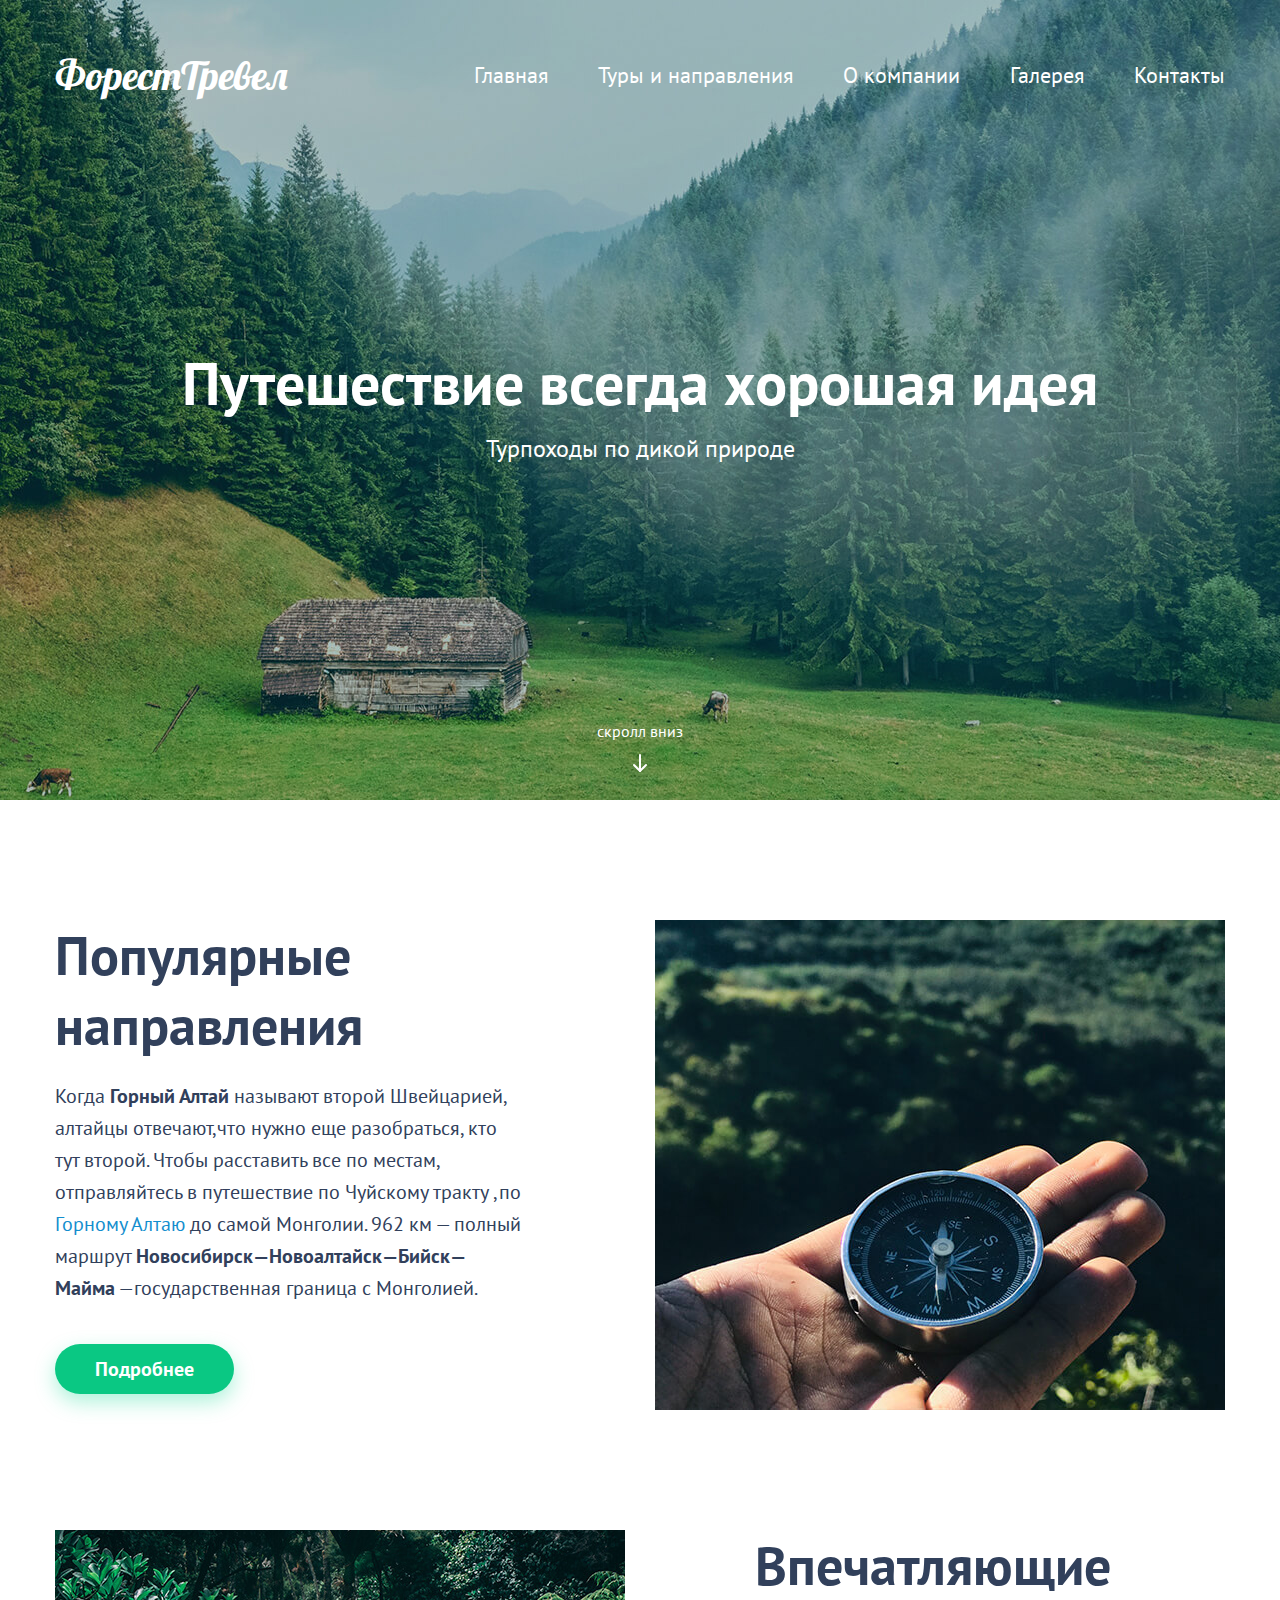
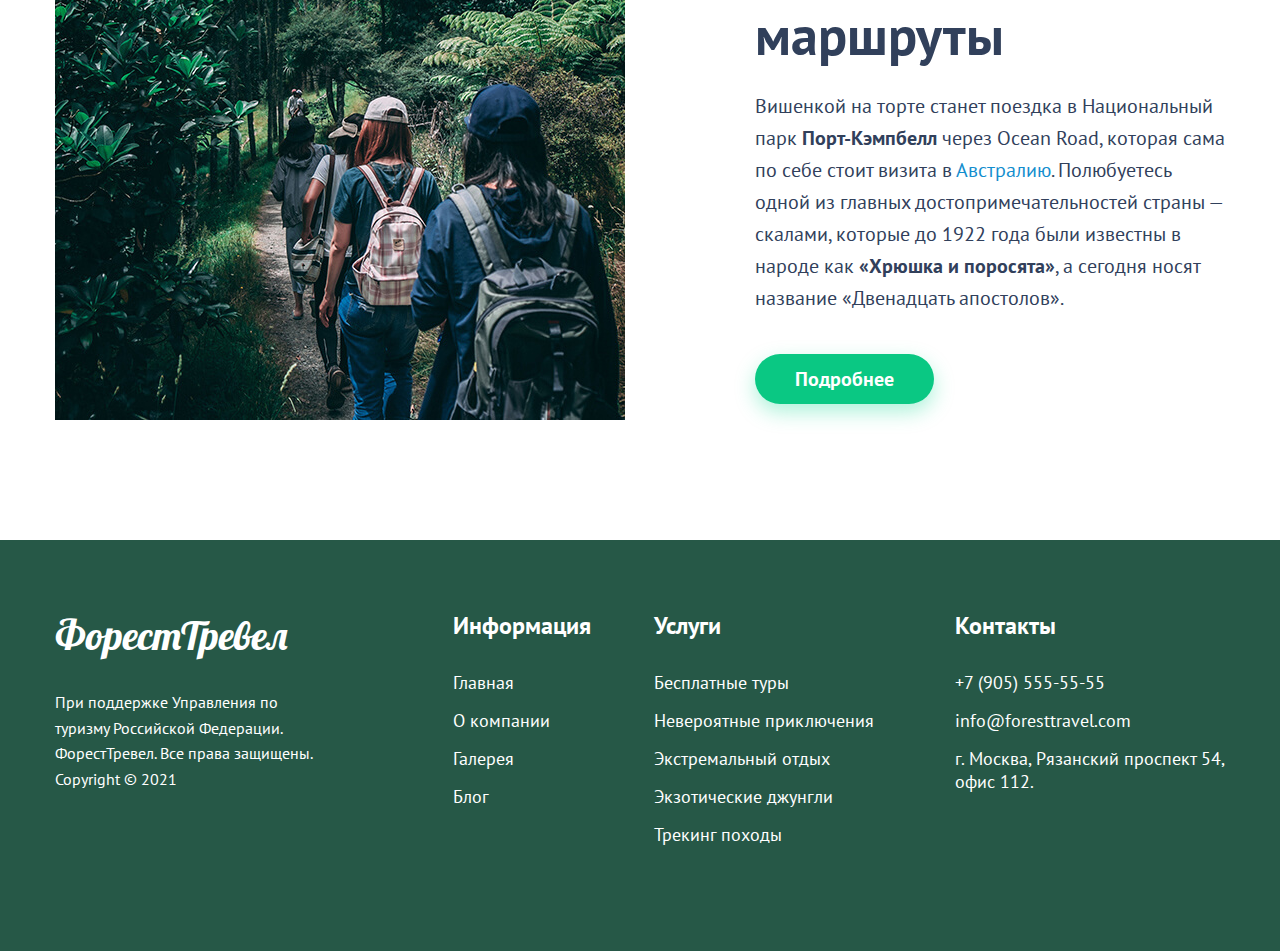
<file: index.html>
<!DOCTYPE html>
<html lang="ru">
<head>
    <meta charset="UTF-8">
    <meta http-equiv="X-UA-Compatible" content="IE=edge">
    <meta name="viewport" content="width=device-width, initial-scale=1.0">
    <link rel="preconnect" href="https://fonts.googleapis.com">
    <link rel="preconnect" href="https://fonts.gstatic.com" crossorigin>
    <link href="https://fonts.googleapis.com/css2?family=Lobster&family=PT+Sans:wght@400;700&display=swap" rel="stylesheet">
    <link rel="stylesheet" href="./css/main.css">
    <link rel="stylesheet" href="./css/media.css">

    <link rel="apple-touch-icon" sizes="180x180" href="./img/favicon/apple-touch-icon.png">
    <link rel="icon" type="image/png" sizes="32x32" href="./img/favicon/favicon-32x32.png">
    <link rel="icon" type="image/png" sizes="16x16" href="./img/favicon/favicon-16x16.png">
    <link rel="manifest" href="./img/favicon/site.webmanifest">
    <link rel="mask-icon" href="./img/favicon/safari-pinned-tab.svg" color="#5bbad5">
    <meta name="msapplication-TileColor" content="#da532c">
    <meta name="theme-color" content="#ffffff">
    <title>ФорестТревел</title>
    
    <meta property="og:url" content="http://izzatkrz.beget.tech/forest-%20travel/index.html" />
    <meta property="og:type" content="website" />
    <meta property="og:title" content="Туристическое агентство Форест Тревел" />
    <meta
        property="og:description"
        content="Турпоходы по дикой природе"
        />
    <meta
    property="og:image"
    content="http://izzatkrz.beget.tech/forest-%20travel/img/opengraph.jpg"
    />
</head>
<body>
    <header class="header  none">
        <div class="header-top">
            <div class="logo">ФорестТревел</div>
            <nav class="header-nav">
                <ul class="header-nav-list">
                    <li class="header-nav-item"><a class="header-nav-link" href="#">Главная</a></li>
                    <li class="header-nav-item"><a class="header-nav-link" href="./tours.html">Туры и направления</a></li>
                    <li class="header-nav-item"><a class="header-nav-link" href="./404.html">О компании</a></li>
                    <li class="header-nav-item"><a class="header-nav-link" href="./404.html">Галерея</a></li>
                    <li class="header-nav-item"><a class="header-nav-link" href="./contacts.html">Контакты</a></li>
                </ul>
                <button class="header-nav-button">
                    <img src="./img/icon/menu.svg" alt="menu">
                </button>
            </nav>
        </div>
        <div class="header-content">
            <h1 class="header-title">Путешествие всегда хорошая идея</h1>
            <p>Турпоходы по дикой природе</p>
        </div>
        <a href="" class="header-skroll">cкролл вниз</a>
     </header>

     <main class="main none">
         <div class="container">
             <!-- main-row -->
             <div class="main-row">
                 <div class="main-content">

                     <div class="main-content-header">
                          <h2 class="main-header">Популярные направления</h2>
                    </div>
                   
                    <div class="main-content-text">
                        <p>Когда <b>Горный Алтай</b> называют второй Швейцарией, алтайцы отвечают,что нужно еще разобраться, кто тут второй. Чтобы расставить все по местам, отправляйтесь в путешествие по Чуйскому тракту ,по <a href="#">Горному Алтаю</a> до самой Монголии. 962 км — полный маршрут <b>Новосибирск—Новоалтайск—Бийск—Майма</b> —государственная граница с Монголией.</p>
                    </div>
                    <a class="button" href="./404.html">Подробнее</a>
                 </div>
                 <div class="main-img">
                    <img src="./img/main-page/compas3.jpg" alt="photo">
                 </div>
             </div>
             <!-- main-row-2 -->
             <div class="main-row">
                <div class="main-img">
                    <img src="./img/main-page/people4.jpg" alt="photo">
                 </div>
                <div class="main-content">

                    <div class="main-content-header">
                        <h2 class="main-header">Впечатляющие маршруты</h2>
                    </div>
                   
                   <div class="main-content-text">
                       <p>Вишенкой на торте станет поездка в Национальный парк <b>Порт-Кэмпбелл</b> через Ocean Road, которая сама по себе стоит визита в <a href="#">Австралию</a>. Полюбуетесь одной из главных достопримечательностей страны — скалами, которые до 1922 года были известны в народе как <b>«Хрюшка и поросята»</b>, а сегодня носят название «Двенадцать апостолов».</p>
                   </div>
                   <a class="button" href="./404.html">Подробнее</a>
                </div>
            </div>
         </div>
     </main>

     <footer class="footer none">
         <div class="container">
             <div class="footer-row">
                 <div class="footer-copyright">
                     <div class="footer-logo">
                         <div class="logo">ФорестТревел</div>
                     </div>
                     <p>При поддержке Управления по туризму Российской Федерации. ФорестТревел. Все права защищены. Copyright © 2021</p>
                 </div>
                 <div class="footer-widgets-wrapper">
                 <div class="footer-widget footer-widget-info">
                    <h4 class="footer-widget-title">Информация</h4> 
                     <ul class="footer-widget-list">

                         <li><a href="#">Главная</a></li>
                         <li><a href="./404.html">О компании</a></li>
                         <li><a href="./404.html">Галерея</a></li>
                         <li><a href="./404.html">Блог</a></li>
                         
                        </ul>
                    </div>
                    
                 <div class="footer-widget footer-widget-services">
                     <h4 class="footer-widget-title">Услуги</h4>
                     <ul class="footer-widget-list">

                         <li><a href="./404.html">Бесплатные туры</a></li>
                         <li><a href="./404.html">Невероятные приключения</a></li>
                         <li><a href="./404.html">Экстремальный отдых</a></li>
                         <li><a href="./404.html">Экзотические джунгли</a></li>
                         <li><a href="./traking.html">Трекинг походы</a></li>
                         
                     </ul>
                 </div>
                 <div class="footer-widget footer-widget-contacts">
                     <h4 class="footer-widget-title">Контакты</h4>
                     <ul class="footer-widget-list">

                         <li>+7 (905) 555-55-55</li>
                         <li>info@foresttravel.com</li>
                         <li> г. Москва, Рязанский проспект 54, офис 112. </li>

                     </ul>
                 </div>
                </div>
             </div>
         </div>
     </footer>
    
</body>
</html>
</file>
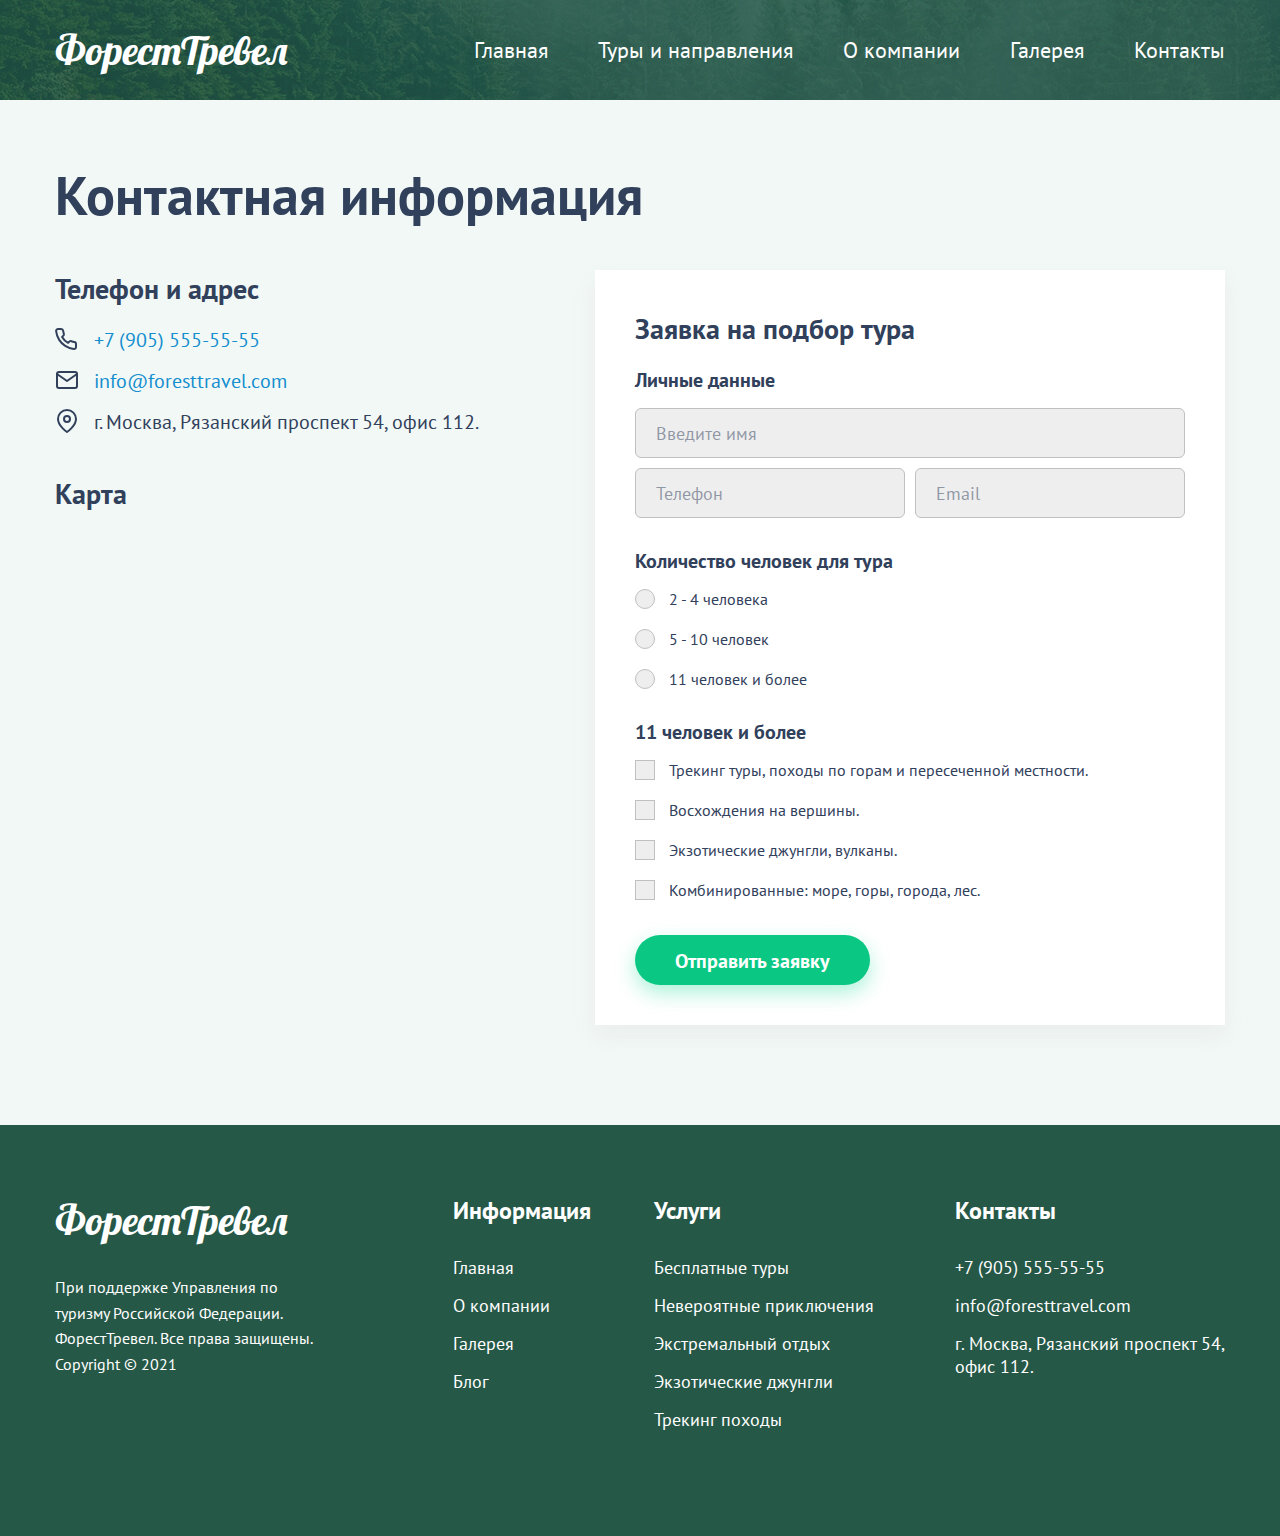
<file: contacts.html>
<!DOCTYPE html>
<html lang="ru">
<head>
    <meta charset="UTF-8">
    <meta http-equiv="X-UA-Compatible" content="IE=edge">
    <meta name="viewport" content="width=device-width, initial-scale=1.0">
    <link rel="preconnect" href="https://fonts.googleapis.com">
    <link rel="preconnect" href="https://fonts.gstatic.com" crossorigin>
    <link href="https://fonts.googleapis.com/css2?family=Lobster&family=PT+Sans:wght@400;700&display=swap" rel="stylesheet">
    <link rel="stylesheet" href="./css/main.css">

    
    <link rel="apple-touch-icon" sizes="180x180" href="./img/favicon/apple-touch-icon.png">
    <link rel="icon" type="image/png" sizes="32x32" href="./img/favicon/favicon-32x32.png">
    <link rel="icon" type="image/png" sizes="16x16" href="./img/favicon/favicon-16x16.png">
    <link rel="manifest" href="./img/favicon/site.webmanifest">
    <link rel="mask-icon" href="./img/favicon/safari-pinned-tab.svg" color="#5bbad5">
    <meta name="msapplication-TileColor" content="#da532c">
    <meta name="theme-color" content="#ffffff">
    <title>ФорестТревел-Контакты</title>
</head>
<body class="bgcolor">
    <header class="header-inner none">
        <div class="header-top">
            <div class="logo">ФорестТревел</div>
            <nav class="header-nav">
                <ul class="header-nav-list">
                    <li class="header-nav-item"><a class="header-nav-link" href="./index.html">Главная</a></li>
                    <li class="header-nav-item"><a class="header-nav-link" href="./tours.html">Туры и направления</a></li>
                    <li class="header-nav-item"><a class="header-nav-link" href="./404.html">О компании</a></li>
                    <li class="header-nav-item"><a class="header-nav-link" href="./404.html">Галерея</a></li>
                    <li class="header-nav-item"><a class="header-nav-link" href="#">Контакты</a></li>
                </ul>
            </nav>
        </div>
    </header>
            <main class="inner-page">
                <div class="container">
                    <div class="contacts-header">
                        <h1 class="main-header">Контактная информация</h1>
                    </div>

                    <div class="contact-row">
                        <!-- contact-info -->
                        <div class="contact-info">
                            <div class="contact-bloc">
                                <h4 class="contact-bloc-title">
                                    Телефон и адрес
                                </h4>
                                <div class="contact-bloc-body">
                                    <ul class="contact-list">
                                        <li class="contact-list-icon phone"><a href="tel:+79055555555">+7 (905) 555-55-55</a></li>
                                        <li class="contact-list-icon mail"><a href="mailto:info@foresttravel.com">info@foresttravel.com</a></li>
                                        <li class="contact-list-icon address">г. Москва, Рязанский проспект 54, офис 112.</li>
                                    </ul>
                                </div>
                            </div>

                            <div class="contact-bloc">
                                 <h4 class="contact-bloc-title">
                                    Карта
                                 </h4>
                                 <div class="map">
                                     <!-- <img src="./img/contacts/mapp.jpg" alt="Карта"> -->
                                     <iframe src="https://www.google.com/maps/embed?pb=!1m18!1m12!1m3!1d2247.4552498109997!2d37.79330709516207!3d55.715840184242644!2m3!1f0!2f0!3f0!3m2!1i1024!2i768!4f13.1!3m3!1m2!1s0x414ab59b3be61f9b%3A0x8e6799da30ecf98a!2z0KDRj9C30LDQvdGB0LrQuNC5INC_0YAuLCA1NCwg0JzQvtGB0LrQstCwLCAxMDkzNzc!5e0!3m2!1sru!2sru!4v1651948960578!5m2!1sru!2sru" width="100%" height="100%" style="border:0;" allowfullscreen="" loading="lazy" referrerpolicy="no-referrer-when-downgrade"></iframe>
                                 </div>
                            </div>
                        </div>
                        <!-- //contact-info -->

                        <!-- contact-form -->
                        <form class="form">
                            <h3 class="form-title">Заявка на подбор тура</h3>
                            <div class="form-group">
                                <div class="form-group-title"> Личные данные</div>

                                <div class="form-group-row">
                                    <input class="input" type="text" placeholder="Введите имя">
                                </div>

                                <div class="form-group-row">
                                    <input class="input" type="tel" placeholder="Телефон" required>
                                    <input class="input" type="email" placeholder="Email" required>
                                </div>

                            </div>
                            <!-- //form-group -->

                            <!-- form-group  -->
                           
                            <div class="form-group">
                                <div class="form-group-title">Количество человек для тура</div>

                                <label class="radio-row">
                                    <input name="number-of-people" class="real-radio" type="radio">
                                    <span class="custom-radio"></span>
                                    <span>2 - 4 человека</span> 
                                </label>

                                <label class="radio-row">
                                    <input name="number-of-people" class="real-radio" type="radio">
                                    <span class="custom-radio"></span>
                                    <span>5 - 10 человек</span> 
                                </label>

                                <label class="radio-row">
                                    <input name="number-of-people" class="real-radio" type="radio">
                                    <span class="custom-radio"></span>
                                    <span>11 человек и более</span> 
                                </label>

                            </div>
                            <!-- //form-group  -->

                            <!--form-group -->

                            <div class="form-group">
                                <div class="form-group-title">11 человек и более</div>

                                <label class="checkbox-row">
                                    <input name="Tracking" class="real-checkbox" type="checkbox">
                                    <span class="custom-checkbox"></span>
                                    <span>Трекинг туры, походы по горам и пересеченной местности.</span> 
                                </label>

                                <label class="checkbox-row">
                                    <input name="Climbing" class="real-checkbox" type="checkbox">
                                    <span class="custom-checkbox"></span>
                                    <span>Восхождения на вершины.</span> 
                                </label>

                                <label class="checkbox-row">
                                    <input name="exotic" class="real-checkbox" type="checkbox">
                                    <span class="custom-checkbox"></span>
                                    <span>Экзотические джунгли, вулканы.</span> 
                                </label>

                                <label class="checkbox-row">
                                    <input name="Combined" class="real-checkbox" type="checkbox">
                                    <span class="custom-checkbox"></span>
                                    <span>Комбинированные: море, горы, города, лес.</span> 
                                </label>
                                
                            </div>
                            
                            <input class="button" type="submit" value="Отправить заявку">
                            
                        </form>
                        <!-- //contact-form -->
                    </div>
                    
                </div>
            </main>
     <footer class="footer">
         <div class="container">
             <div class="footer-row">
                 <div class="footer-copyright">
                     <div class="footer-logo">
                         <div class="logo">ФорестТревел</div>
                     </div>
                     <p>При поддержке Управления по туризму Российской Федерации. ФорестТревел. Все права защищены. Copyright © 2021</p>
                 </div>
                 <div class="footer-widgets-wrapper">
                 <div class="footer-widget footer-widget-info">
                    <h4 class="footer-widget-title">Информация</h4> 
                     <ul class="footer-widget-list">

                         <li><a href="./index.html">Главная</a></li>
                         <li><a href="./404.html">О компании</a></li>
                         <li><a href="./404.html">Галерея</a></li>
                         <li><a href="./404.html">Блог</a></li>
                         
                        </ul>
                    </div>
                    
                 <div class="footer-widget footer-widget-services">
                     <h4 class="footer-widget-title">Услуги</h4>
                     <ul class="footer-widget-list">

                         <li><a href="./404.html">Бесплатные туры</a></li>
                         <li><a href="./404.html">Невероятные приключения</a></li>
                         <li><a href="./404.html">Экстремальный отдых</a></li>
                         <li><a href="./404.html">Экзотические джунгли</a></li>
                         <li><a href="./traking.html">Трекинг походы</a></li>
                         
                     </ul>
                 </div>
                 <div class="footer-widget footer-widget-contacts">
                     <h4 class="footer-widget-title">Контакты</h4>
                     <ul class="footer-widget-list">

                         <li>+7 (905) 555-55-55</li>
                         <li>info@foresttravel.com</li>
                         <li> г. Москва, Рязанский проспект 54, офис 112. </li>

                     </ul>
                 </div>
                </div>
             </div>
         </div>
     </footer>
    
</body>
</html>
</file>
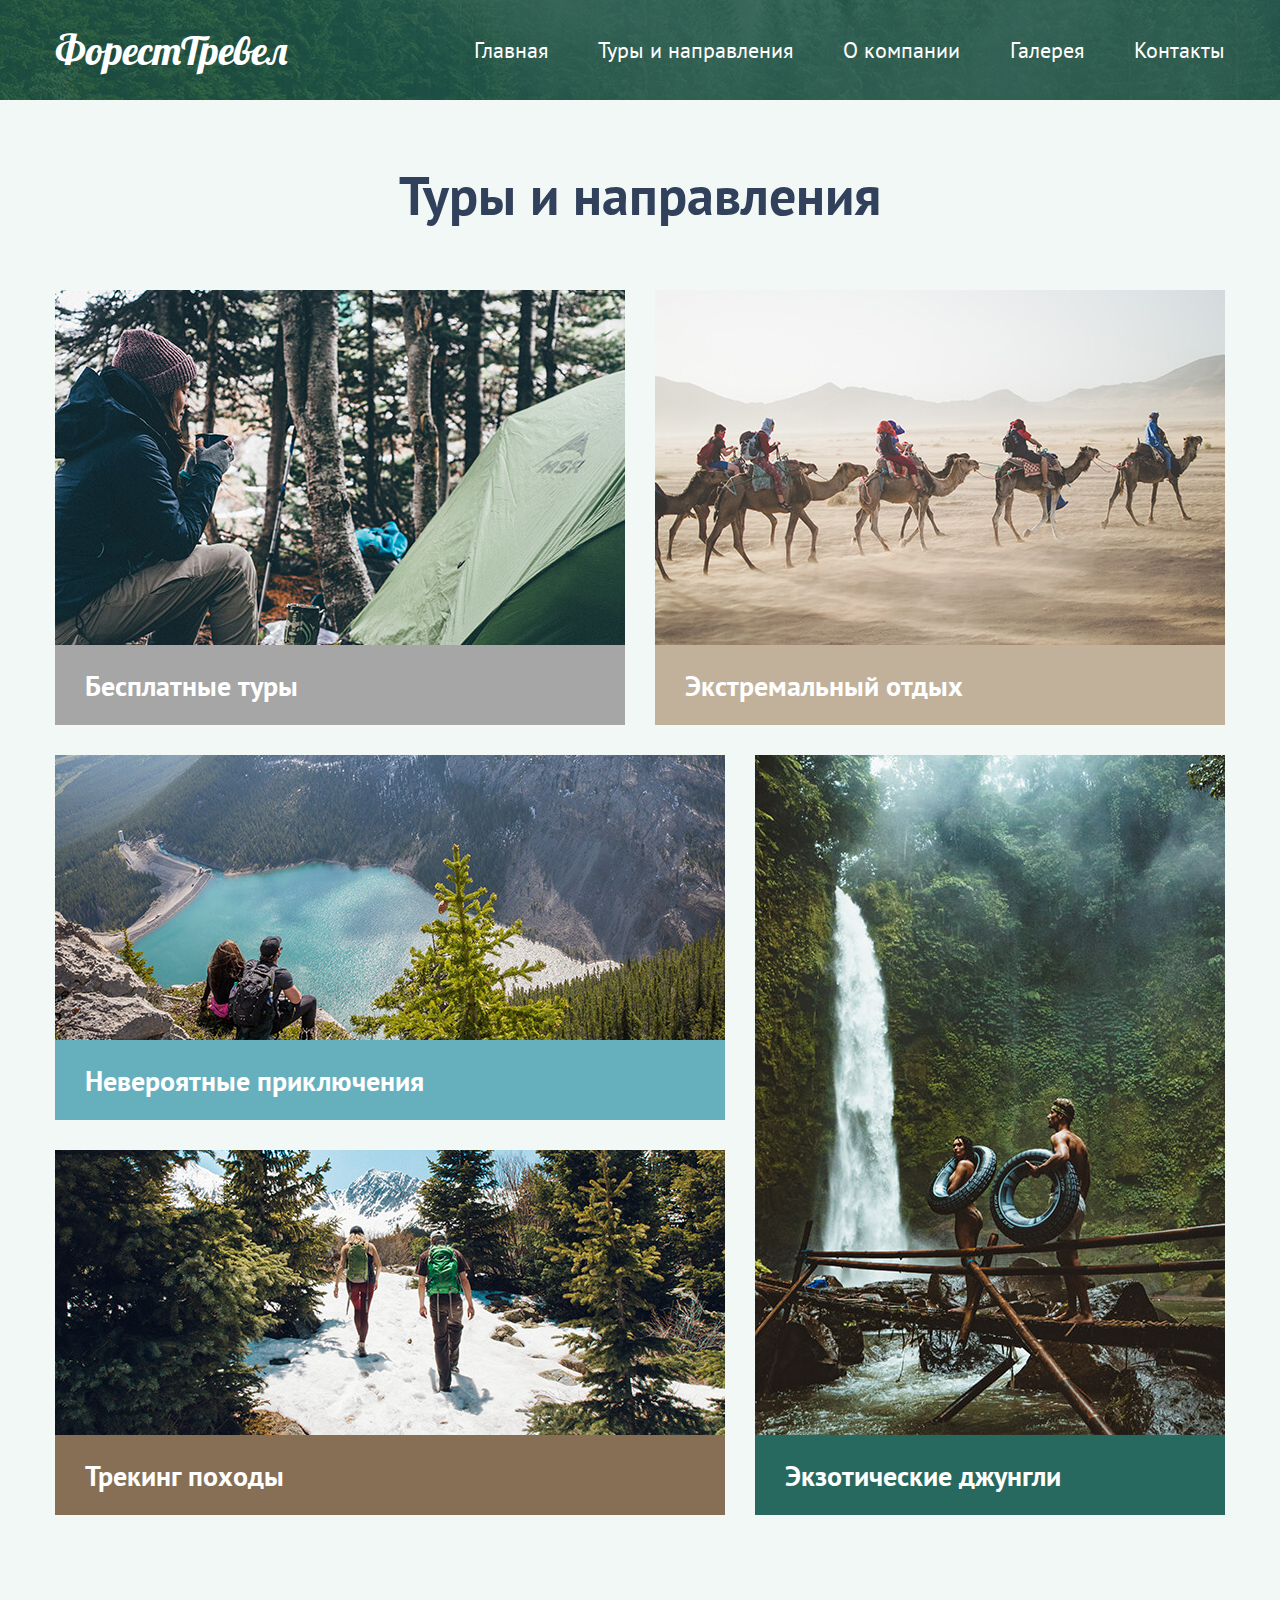
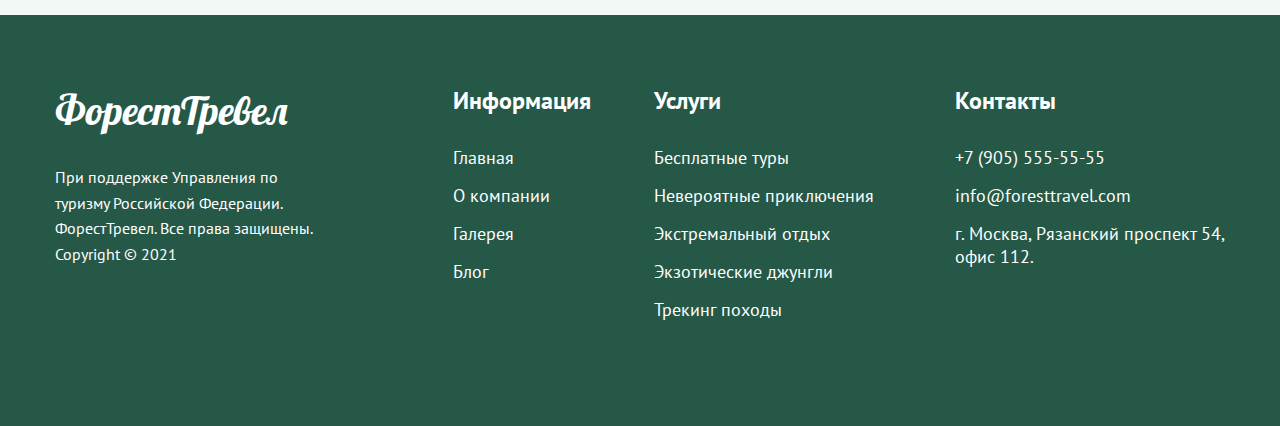
<file: tours.html>
<!DOCTYPE html>
<html lang="ru">
<head>
    <meta charset="UTF-8">
    <meta http-equiv="X-UA-Compatible" content="IE=edge">
    <meta name="viewport" content="width=device-width, initial-scale=1.0">
    <link rel="preconnect" href="https://fonts.googleapis.com">
    <link rel="preconnect" href="https://fonts.gstatic.com" crossorigin>
    <link href="https://fonts.googleapis.com/css2?family=Lobster&family=PT+Sans:wght@400;700&display=swap" rel="stylesheet">
    <link rel="stylesheet" href="./css/main.css">

    
    <link rel="apple-touch-icon" sizes="180x180" href="./img/favicon/apple-touch-icon.png">
    <link rel="icon" type="image/png" sizes="32x32" href="./img/favicon/favicon-32x32.png">
    <link rel="icon" type="image/png" sizes="16x16" href="./img/favicon/favicon-16x16.png">
    <link rel="manifest" href="./img/favicon/site.webmanifest">
    <link rel="mask-icon" href="./img/favicon/safari-pinned-tab.svg" color="#5bbad5">
    <meta name="msapplication-TileColor" content="#da532c">
    <meta name="theme-color" content="#ffffff">
    <title>ФорестТревел-Туры и направления</title>
</head>
<body class="bgcolor">
    <header class="header-inner none">
        <div class="header-top">
            <div class="logo">ФорестТревел</div>
            <nav class="header-nav">
                <ul class="header-nav-list">
                    <li class="header-nav-item"><a class="header-nav-link" href="./index.html">Главная</a></li>
                    <li class="header-nav-item"><a class="header-nav-link" href="#">Туры и направления</a></li>
                    <li class="header-nav-item"><a class="header-nav-link" href="./404.html">О компании</a></li>
                    <li class="header-nav-item"><a class="header-nav-link" href="./404.html">Галерея</a></li>
                    <li class="header-nav-item"><a class="header-nav-link" href="./contacts.html">Контакты</a></li>
                </ul>
            </nav>
        </div>
    </header>
            <main class="inner-page">
                <div class="container">
                    <div class="inner-page-tours-header">
                        <h1 class="main-header">Туры и направления</h1>
                    </div>

                    <div class="cards-wrapper">

                        <div class="cards-first-row">
                            <a href="./404.html" class="card-link-wrapper">
                                <div class="cards-row">
                                    <img src="./img/cards/free-tours.jpg" alt="free-tours">
                                    <div class="cards-title-wrapper card-1">
                                        <h3 class="card-title">Бесплатные туры</h3>
                                    </div>
                                </div>
                            </a>

                            <a href="./404.html" class="card-link-wrapper">
                                <div class="cards-row">
                                    <img src="./img/cards/extreme-2.jpg" alt="extreme">
                                    <div class="cards-title-wrapper card-2">
                                        <h3 class="card-title">Экстремальный отдых</h3>
                                    </div>
                                </div>
                            </a>
                        </div>


                        <div class="cards-second-row">
                            <div class="cards-second-row-column">
                                
                                <a href="./404.html" class="card-link-wrapper">
                                    <div class="cards-column">
                                        <img src="./img/cards/adventures-3.jpg" alt="adventures">
                                        <div class="cards-title-wrapper card-3">
                                            <h3 class="card-title">Невероятные приключения</h3>
                                        </div>
                                    </div>
                                </a>

                                <a href="./traking.html" class="card-link-wrapper">
                                    <div class="cards-column">
                                        <img src="./img/cards/hiking-4.jpg" alt="hiking">
                                        <div class="cards-title-wrapper card-4">
                                            <h3 class="card-title">Трекинг походы</h3>
                                        </div>
                                    </div>
                                </a>
                            </div>

                            <a href="./404.html" class="card-link-wrapper">
                                <div class="cards-single">
                                    <img src="./img/cards/jungle-5.jpg" alt="jungle">
                                    <div class="cards-title-wrapper card-5">
                                        <h3 class="card-title">Экзотические джунгли</h3>
                                    </div>
                                </div>
                            </a>

                        </div>
                    </div>
                </div>
            </main>
     <footer class="footer">
         <div class="container">
             <div class="footer-row">
                 <div class="footer-copyright">
                     <div class="footer-logo">
                         <div class="logo">ФорестТревел</div>
                     </div>
                     <p>При поддержке Управления по туризму Российской Федерации. ФорестТревел. Все права защищены. Copyright © 2021</p>
                 </div>
                 <div class="footer-widgets-wrapper">
                 <div class="footer-widget footer-widget-info">
                    <h4 class="footer-widget-title">Информация</h4> 
                     <ul class="footer-widget-list">

                         <li><a href="./index.html">Главная</a></li>
                         <li><a href="./404.html">О компании</a></li>
                         <li><a href="./404.html">Галерея</a></li>
                         <li><a href="./404.html">Блог</a></li>
                         
                        </ul>
                    </div>
                    
                 <div class="footer-widget footer-widget-services">
                     <h4 class="footer-widget-title">Услуги</h4>
                     <ul class="footer-widget-list">

                         <li><a href="./404.html">Бесплатные туры</a></li>
                         <li><a href="./404.html">Невероятные приключения</a></li>
                         <li><a href="./404.html">Экстремальный отдых</a></li>
                         <li><a href="./404.html">Экзотические джунгли</a></li>
                         <li><a href="./traking.html">Трекинг походы</a></li>
                         
                     </ul>
                 </div>
                 <div class="footer-widget footer-widget-contacts">
                     <h4 class="footer-widget-title">Контакты</h4>
                     <ul class="footer-widget-list">

                         <li>+7 (905) 555-55-55</li>
                         <li>info@foresttravel.com</li>
                         <li> г. Москва, Рязанский проспект 54, офис 112. </li>

                     </ul>
                 </div>
                </div>
             </div>
         </div>
     </footer>
    
</body>
</html>
</file>
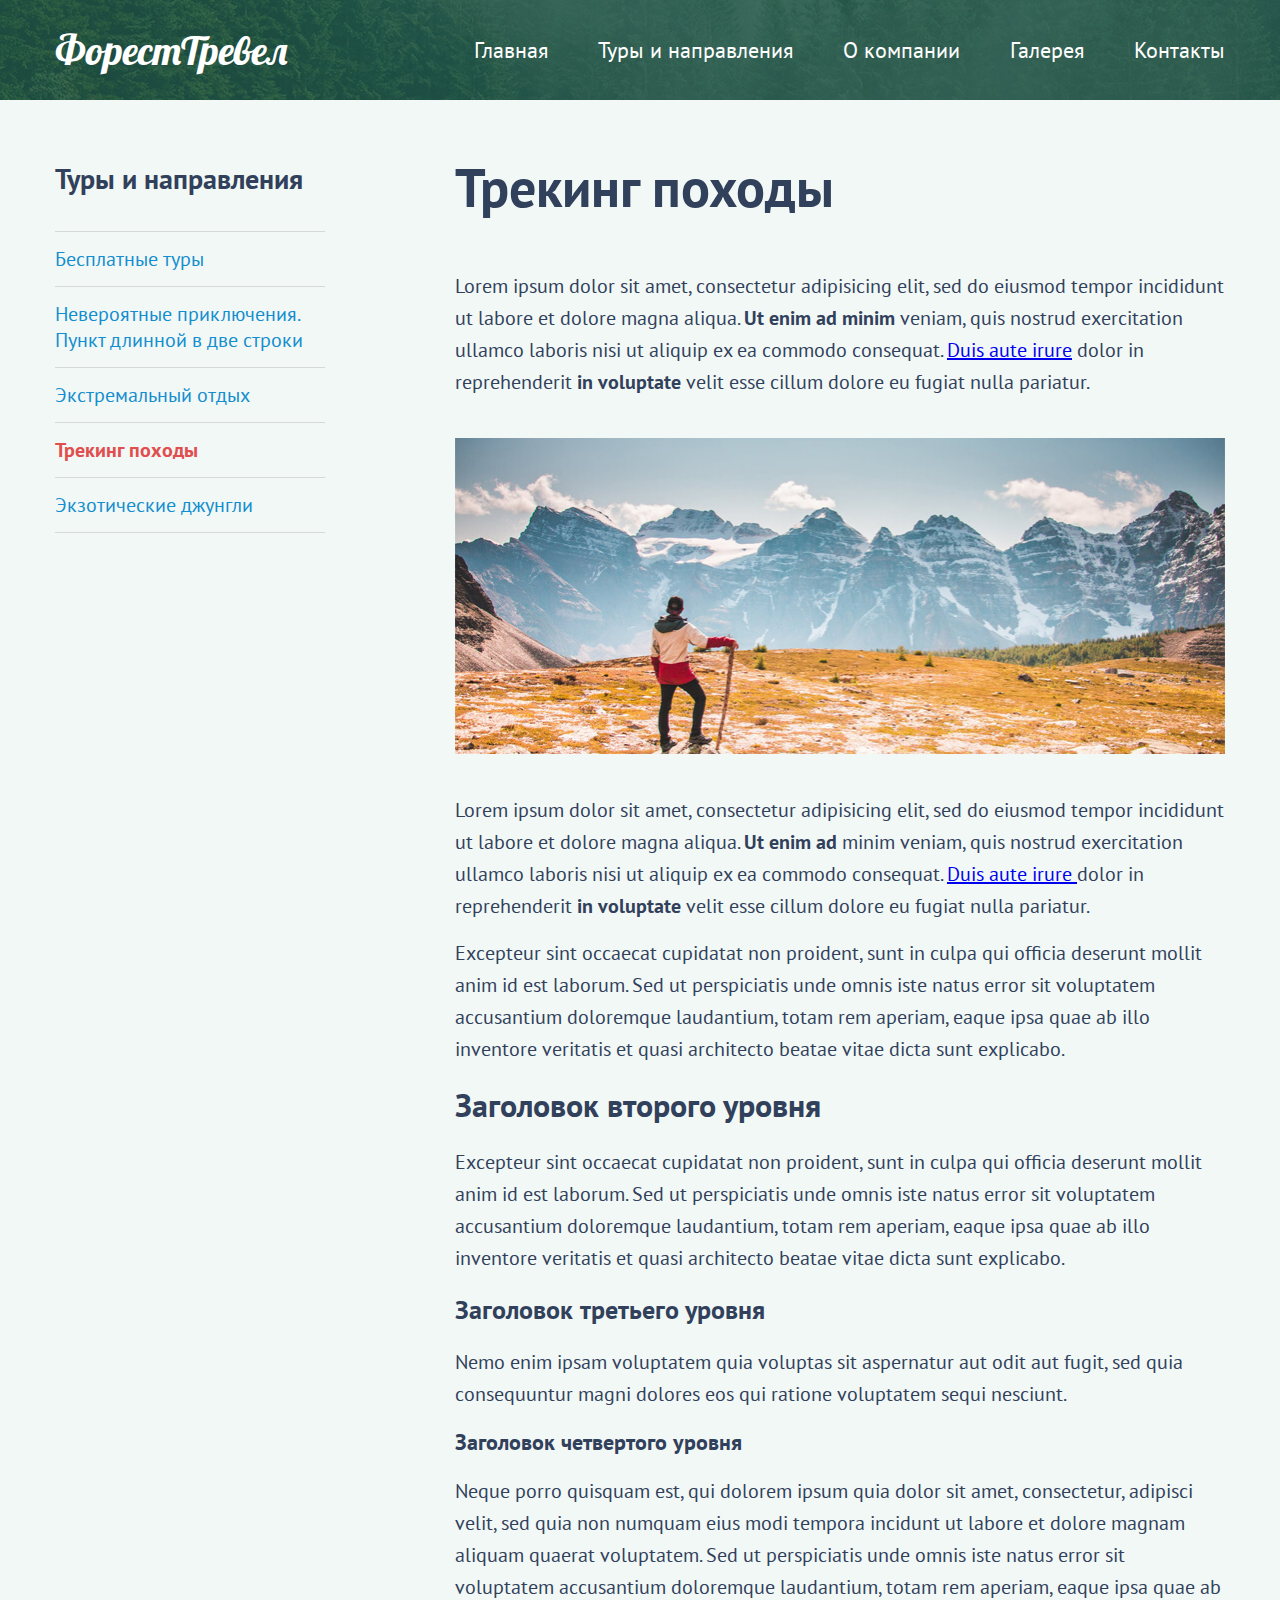
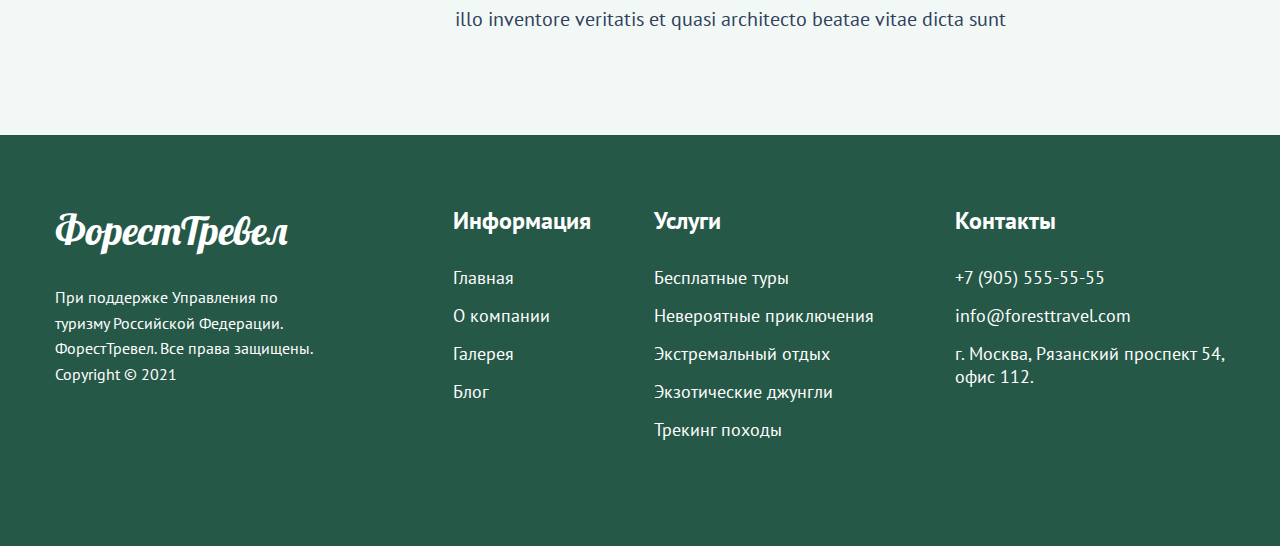
<file: traking.html>
<!DOCTYPE html>
<html lang="ru">
<head>
    <meta charset="UTF-8">
    <meta http-equiv="X-UA-Compatible" content="IE=edge">
    <meta name="viewport" content="width=device-width, initial-scale=1.0">
    <link rel="preconnect" href="https://fonts.googleapis.com">
    <link rel="preconnect" href="https://fonts.gstatic.com" crossorigin>
    <link href="https://fonts.googleapis.com/css2?family=Lobster&family=PT+Sans:wght@400;700&display=swap" rel="stylesheet">
    <link rel="stylesheet" href="./css/main.css">

    
    <link rel="apple-touch-icon" sizes="180x180" href="./img/favicon/apple-touch-icon.png">
    <link rel="icon" type="image/png" sizes="32x32" href="./img/favicon/favicon-32x32.png">
    <link rel="icon" type="image/png" sizes="16x16" href="./img/favicon/favicon-16x16.png">
    <link rel="manifest" href="./img/favicon/site.webmanifest">
    <link rel="mask-icon" href="./img/favicon/safari-pinned-tab.svg" color="#5bbad5">
    <meta name="msapplication-TileColor" content="#da532c">
    <meta name="theme-color" content="#ffffff">
    <title>ФорестТревел-Трекинг походы</title>
</head>
<body class="bgcolor">
    <header class="header-inner none">
        <div class="header-top">
            <div class="logo">ФорестТревел</div>
            <nav class="header-nav">
                <ul class="header-nav-list">
                    <li class="header-nav-item"><a class="header-nav-link" href="./index.html">Главная</a></li>
                    <li class="header-nav-item"><a class="header-nav-link" href="./tours.html">Туры и направления</a></li>
                    <li class="header-nav-item"><a class="header-nav-link" href="./404.html">О компании</a></li>
                    <li class="header-nav-item"><a class="header-nav-link" href="./404.html">Галерея</a></li>
                    <li class="header-nav-item"><a class="header-nav-link" href="./contacts.html">Контакты</a></li>
                </ul>
            </nav>
        </div>
    </header>
            <main class="inner-page">
                <div class="container">
                    <div class="row-article-page">
                        
                        <nav class="article-page-nav">
                            <h3 class="article-page-nav-title">Туры и направления</h3>
                            <ul class="article-page-nav-list">
                                <li><a href="./404.html">Бесплатные туры</a></li>
                                <li><a href="./404.html">Невероятные приключения. Пункт длинной в две строки</a></li>
                                <li><a href="./404.html">Экстремальный отдых</a></li>
                                <li><a href="#" class="active">Трекинг походы</a></li>
                                <li><a href="./404.html">Экзотические джунгли</a></li>
                            </ul>
                        </nav>

                        <article class="article-page-article">
                            <h1>Трекинг походы</h1>
                            <p>Lorem ipsum dolor sit amet, consectetur adipisicing elit, sed do eiusmod tempor incididunt ut labore et dolore magna aliqua. <b>Ut enim ad minim</b>  veniam, quis nostrud exercitation ullamco laboris nisi ut aliquip ex ea commodo consequat. <a href="#">Duis aute irure</a>  dolor in reprehenderit <b>in voluptate</b>  velit esse cillum dolore eu fugiat nulla pariatur.</p>
                            <img src="./img/article/traking.jpg" alt="Трекинг походы">
                            <p>Lorem ipsum dolor sit amet, consectetur adipisicing elit, sed do eiusmod tempor incididunt ut labore et dolore magna aliqua. <b>Ut enim ad</b>  minim veniam, quis nostrud exercitation ullamco laboris nisi ut aliquip ex ea commodo consequat. <a href="./404.html">Duis aute irure </a> dolor in reprehenderit <b>in voluptate</b>  velit esse cillum dolore eu fugiat nulla pariatur.</p>
                            <p>Excepteur sint occaecat cupidatat non proident, sunt in culpa qui officia deserunt mollit anim id est laborum. Sed ut perspiciatis unde omnis iste natus error sit voluptatem accusantium doloremque laudantium, totam rem aperiam, eaque ipsa quae ab illo inventore veritatis et quasi architecto beatae vitae dicta sunt explicabo.</p>
                            <h2>Заголовок второго уровня</h2>
                            <p>Excepteur sint occaecat cupidatat non proident, sunt in culpa qui officia deserunt mollit anim id est laborum. Sed ut perspiciatis unde omnis iste natus error sit voluptatem accusantium doloremque laudantium, totam rem aperiam, eaque ipsa quae ab illo inventore veritatis et quasi architecto beatae vitae dicta sunt explicabo.</p>
                            <h3>Заголовок третьего уровня</h3>
                            <p>Nemo enim ipsam voluptatem quia voluptas sit aspernatur aut odit aut fugit, sed quia consequuntur magni dolores eos qui ratione voluptatem sequi nesciunt.</p>
                            <h4>Заголовок четвертого уровня</h4>
                            <p>Neque porro quisquam est, qui dolorem ipsum quia dolor sit amet, consectetur, adipisci velit, sed quia non numquam eius modi tempora incidunt ut labore et dolore magnam aliquam quaerat voluptatem.
                            Sed ut perspiciatis unde omnis iste natus error sit voluptatem accusantium doloremque laudantium, totam rem aperiam, eaque ipsa quae ab illo inventore veritatis et quasi architecto beatae vitae dicta sunt</p>
                        </article>

                    </div>
                </div>
            </main>
     <footer class="footer">
         <div class="container">
             <div class="footer-row">
                 <div class="footer-copyright">
                     <div class="footer-logo">
                         <div class="logo">ФорестТревел</div>
                     </div>
                     <p>При поддержке Управления по туризму Российской Федерации. ФорестТревел. Все права защищены. Copyright © 2021</p>
                 </div>
                 <div class="footer-widgets-wrapper">
                 <div class="footer-widget footer-widget-info">
                    <h4 class="footer-widget-title">Информация</h4> 
                     <ul class="footer-widget-list">

                         <li><a href="./index.html">Главная</a></li>
                         <li><a href="./404.html">О компании</a></li>
                         <li><a href="./404.html">Галерея</a></li>
                         <li><a href="./404.html">Блог</a></li>
                         
                        </ul>
                    </div>
                    
                 <div class="footer-widget footer-widget-services">
                     <h4 class="footer-widget-title">Услуги</h4>
                     <ul class="footer-widget-list">

                         <li><a href="./404.html">Бесплатные туры</a></li>
                         <li><a href="./404.html">Невероятные приключения</a></li>
                         <li><a href="./404.html">Экстремальный отдых</a></li>
                         <li><a href="./404.html">Экзотические джунгли</a></li>
                         <li><a href="./404.html">Трекинг походы</a></li>
                         
                     </ul>
                 </div>
                 <div class="footer-widget footer-widget-contacts">
                     <h4 class="footer-widget-title">Контакты</h4>
                     <ul class="footer-widget-list">

                         <li>+7 (905) 555-55-55</li>
                         <li>info@foresttravel.com</li>
                         <li> г. Москва, Рязанский проспект 54, офис 112. </li>

                     </ul>
                 </div>
                </div>
             </div>
         </div>
     </footer>
    
</body>
</html>
</file>
<file: css/main.css>
/* font-family: 'Lobster', cursive;
font-family: 'PT Sans', sans-serif; */

*,
*::after,
*::before{
    box-sizing: border-box;
}

/* .header.none { display: none; } */

/* .main.none { display: none; } */

/* .footer.none { display: none; } */

html{
    height: 100%;  /*sticky footer*/
}

body{
    height: 100%;  /*sticky footer*/
    display: flex; /*sticky footer*/
    flex-direction: column; /*sticky footer*/
    margin: 0;
    font-family: 'PT Sans', sans-serif;
    color: #31405B;
}
input{
    font-family: 'PT Sans', sans-serif;
}

label{
    cursor: pointer;
}

ul{
    margin: 0;
    padding: 0;
    list-style-type: none;
}

h1, h2, h3, h4, h5, h6, p{
    margin: 0;
}

img{
    display: block;
    max-width: 100%;
    height: auto;
}

.button{
    display: inline-block ;
    padding-left: 40px;
    padding-right: 40px;
    height: 50px;
    background: #0AC883;
    box-shadow: 0px 8px 20px rgba(24, 219, 148, 0.35);
    border-radius: 50px;
    border: none;

    font-weight: 700;
    font-size: 20px;
    line-height: 50px;
    text-align: center;
    color: #FFFFFF;
    text-decoration: none;

    cursor: pointer;
}


.bgcolor{
    background-color: #F2F8F6;
}

.inner-page{
    padding-top: 60px;
    padding-bottom: 100px;
} 

.main-header{
    font-weight: 700;
    font-size: 54px;
    color: #31405B;
}

.header{
    position: relative;
    height: 800px;
    padding-top: 50px;
    background-color: #265847;
    background-image: url('../img/header/bg-img-header.jpg');
    background-position: center;
    background-size: cover;
    color: #FFFFFF;
    flex-shrink: 0;
}

.header-inner{
    display: flex;
    align-items: center;
    height: 100px;
    flex-shrink: 0;
    background-color: #265847;
    background-image: url('../img/header/header-small-bg.jpg');
    background-position: center;
    background-size: cover;
    color: #FFFFFF;

}

.header-top{
    width: 1170px;
    margin: 0 auto;
    display: flex;
    justify-content: space-between;
    align-items: center;
    
}


.logo{
    font-family: 'Lobster', cursive;
    font-weight: 400;
    font-size: 40px;
}

.header-nav{
    font-size: 22px;
}

.header-nav-list{
    display: flex;
}

.header-nav-item{
    margin-right: 50px;
}

.header-nav-item:last-child{
    margin-right: 0;
}

.header-nav-link{
    text-decoration: none;
    color: #FFFFFF;
}

.header-nav-button{
    display: none;
}

.header-content{
    position: absolute;
    top: 50%;
    left: 50%;
    transform: translate(-50%, -50%);
    width: 1170px;
    text-align: center;
}

.header-title{
    margin-top: 16px;
    margin-bottom: 20px;
    line-height: 1;
    font-weight: 700;
    font-size: 60px;
}

.header-content p{
    font-weight: 400;
    font-size: 24px;
}

.header-skroll{
    display: inline-block;
    position: absolute;
    bottom: 25px;
    left: 50%;
    transform: translateX(-50%);
    padding-bottom: 34px;
    color: #FFFFFF;
    font-size: 16px;
    text-decoration: none;
    text-align: center;
}

.header-skroll::after{
    content: '';
    display: block;
    width: 24px;
    height: 24px;
    position: absolute;
    bottom: 0;
    left: 50%;
    transform: translateX(-50%);
    background-image: url('../img/header/arrow-down.svg');
}

/* main */

.main{ 
    padding-top: 120px;
    padding-bottom: 120px;
}

.container{

    width: 1200px;
    margin: 0 auto;
    padding-left: 15px;
    padding-right: 15px;
    
}

.container-sicky-footer{
    height: 300px;
}

.main-row{
    display: flex;
    justify-content: space-between;
    margin-bottom: 120px;
}

.main-row:last-child{
    margin-bottom: 0;
}

.main-content{
    width: 470px;
}

.main-content-header{
    margin-bottom: 20px;
}

.main-content-text{
    margin-bottom: 40px;
    font-size: 20px;
    line-height: 1.6;
    color: #31405B;
}

.main-content-text p{
    margin-top: 0;
    margin-bottom: 15px;
}

.main-content-text a{
    color: #138ECE;
    text-decoration: none;
}


.main-img{
    width: 570px;
}

/* footer */

.footer{
    margin-top: auto; /*sticky footer*/
    padding-top: 70px;
    padding-bottom: 90px;
    background-color: #265847;
    color: #FFFFFF;
}

.footer a{
    color: #FFFFFF;
    text-decoration: none;
}

.footer a:hover{
    text-decoration: underline;
}

.footer-row{
    display: flex;
    justify-content: space-between;
}

.footer-logo{
    margin-bottom: 30px;
}

.footer-copyright{
    width: 270px;
}

.footer-copyright p{
    font-size: 16px;
    line-height: 1.6;
}

.footer-widgets-wrapper{
    display: flex;
}

.footer-widget-info{
    width: 170px;
}

.footer-widget-services, .footer-widget-contacts{
    width: 270px;
}

.footer-widget{
    margin-right: 31px;
    font-size: 18px;
}

.footer-widget:last-child{
    margin-right: 0;
}

.footer-widget-title{
    margin-bottom: 30px;
    font-weight: 700;
    font-size: 24px;
}


.footer-widget-list li{
    margin-bottom: 15px;
}

/* inner-page-tours */



 .inner-page-tours-header{
    margin-bottom: 60px;
    text-align: center ;

}

/* cards */

.card-link-wrapper{
    display: block;
    color: #fff;
    text-decoration: none;
}

.card-link-wrapper:hover{
    opacity: 0.9;
}

.cards-first-row{
    display: flex;
    justify-content: space-between;
    margin-bottom: 30px;
}

.cards-second-row{
    display: flex;
    justify-content: space-between;
}

.cards-second-row-column > * + * {
   margin-top: 30px;
}
.cards-row{
    width: 570px;
}

.cards-column{
    width: 670px;
}

.cards-single{
    width: 470px;
}

.cards-title-wrapper{
    display: flex;
    align-items: center;
    height: 80px;
    padding-left: 30px;
    padding-right: 30px;
    color: #fff;
}

.card-title{
    font-weight: 700;
    font-size: 28px;
}

.cards-row .cards-title-wrapper.card-1{    
    background: #A6A6A6;
}

.cards-row .cards-title-wrapper.card-2{    
    background: #C1B19B;
}

.cards-column .cards-title-wrapper.card-3{    
    background: #66B0BE;
}

.cards-column .cards-title-wrapper.card-4{    
    background: #876F56;
}

.cards-single .cards-title-wrapper.card-5{    
    background: #27695E;
}

/* article */

.row-article-page{
    display: flex;
    justify-content: space-between;
}

.article-page-nav{
    width: 270px;
}

.article-page-nav-title{
    margin-bottom: 34px;
    font-weight: 700;
    font-size: 28px;
    color: #31405B;
}

.article-page-nav-list{
    font-size: 20px;
    border-top: 1px solid #D6D9D8;

}

.article-page-nav-list li{
    border-bottom: 1px solid #D6D9D8;
}

.article-page-nav-list a{
    display: block;
    padding-top: 14px;
    padding-bottom: 14px;
    color: #138ECE;
    text-decoration: none;
}

.article-page-nav-list a.active{
    font-weight: 700;
    color: #E04E4E;
}

.article-page-nav-list a:hover{
    text-decoration: underline;
    opacity: 0.7;
}

/* article-page-article */

.article-page-article{
    width: 770px;
    color: #31405B;
    font-size: 20px;
    line-height: 1.6;
}

.article-page-article h1,
.article-page-article h2,
.article-page-article h3,
.article-page-article h4,
.article-page-article h5,
.article-page-article h6{
    margin-bottom: 15px;
    font-weight: 700;

}

.article-page-article h1{
    margin-top: -16px;
    margin-bottom: 40px;
    font-size: 54px;
}

.article-page-article h2{    
    font-size: 32px;
}

.article-page-article h3{    
    font-size: 26px;
}

.article-page-article h4{    
    font-size: 22px;
}

.article-page-article h5{    
    font-size: 20px;
}

.article-page-article h6{    
    font-size: 18px;
}

.article-page-article p{
    margin-bottom: 15px;
}

.article-page-article > *:last-child{
    margin-bottom: 0;
}

.article-page-article img{
    margin-top: 40px;
    margin-bottom: 40px;
}

/* contacts */

.contacts-header{
    margin-bottom: 40px;
}

.contact-row{
    display: flex;
    justify-content: space-between;
    align-items: flex-start;
}

.contact-info{
    width: 470px;
}


.contact-bloc + .contact-bloc{
    margin-top: 40px;
}

.contact-bloc-title{
    margin-bottom: 20px;
    font-weight: 700;
    font-size: 28px;
}

.contact-bloc-body{
    font-size: 20px;
}

.map{
    width: 470px;
    height: 345px;
}


.contact-list li{
    margin-bottom: 15px;
}

.contact-list-icon:last-child{
    margin-bottom: 0;
}

.contact-list a{
    text-decoration: none;
    color: #138ECE;
}

.contact-list-icon{
    position: relative;
    padding-left: 39px;
}

.contact-list-icon::before{
    content: "";
    display: block;
    position: absolute;
    width: 24px;
    height: 24px;
    top: 0;
    left: 0;
}

.contact-list-icon.phone::before{
    background-image: url('../img/icon/phone.svg');
}

.contact-list-icon.mail::before{
    background-image: url('../img/icon/mail.svg');
}

.contact-list-icon.address::before{
    background-image: url('../img/icon/map-pin.svg');
}

/* contact-form */

.form{
    padding: 40px;
    width: 630px;
    background: #FFFFFF;
    box-shadow: 0px 10px 20px rgba(211, 211, 211, 0.25);
}

.form-title {
    margin-bottom: 20px;
    font-weight: 700;
    font-size: 28px;
}

.form-group {
    margin-bottom: 30px;
}

.form-group:last-of-type{
    margin-bottom: 35px;
}

.form-group-title {
    margin-bottom: 15px;
    font-weight: 700;
    font-size: 20px;
}

.form-group-row {
    margin-bottom: 10px;
    display: flex;
    justify-content: space-between;
}

.form-group-row > .input + .input {
    margin-left: 10px;
}

.input {
    width: 100%;
    height: 50px;
    padding-right: 20px;
    padding-left: 20px;

    background: #EEEEEE;
    border: 1px solid #C0C0C0;
    border-radius: 6px;

    font-size: 18px;
    color:  #31405B;
}

.input::placeholder{
    color: rgba(49, 64, 91, 0.5);
}


/* cheskbox + radio */

.radio-row,
.checkbox-row{
    margin-bottom: 20px;
    display: block;
}

.real-radio,
.real-checkbox{
    width: 0;
    height: 0;
    position: absolute;
    opacity: 0;
    z-index: -1;
}

.real-radio:focus + .custom-radio,
.real-checkbox:focus + .custom-checkbox{
    box-shadow: 0 0 0px 2px #444;
}

.real-radio:checked + .custom-radio::before,
.real-checkbox:checked + .custom-checkbox::before{
    display: block;
}

/* radio */

.custom-radio {
    position: relative;
    display: inline-block;
    width: 20px;
    height: 20px;
    background: #EEEEEE;
    border: 1px solid #C0C0C0;
    border-radius: 50%;
    vertical-align: bottom;
    margin-right: 10px;
}

.custom-radio::before {
    display: none;
    position: absolute;
    top: 50%;
    left: 50%;
    transform: translate(-50%, -50%);
    content: '';
    width: 12px;
    height: 12px;
    background: #2AB698;
    border-radius: 50%;
}

/* checkbox */

.custom-checkbox {
    position: relative;
    display: inline-block;
    width: 20px;
    height: 20px;
    background: #EEEEEE;
    border: 1px solid #C0C0C0;
    vertical-align: bottom;
    margin-right: 10px;

}

.custom-checkbox::before{
    display: none;
    position: absolute;
    top: 50%;
    left: 50%;
    transform: translate(-50%, -50%);
    content: '';
    width: 17px;
    height: 17px;
    background-image: url('../img/icon/check.svg');
}
</file>
<file: css/media.css>
/* tablet */

@media (max-width: 1199px) {
    .container {  
        width: 900px;
    }
    
    .header{
        height: 591px;
    }

    .header-top{
        width: 100%;
        padding-left: 15px;
        padding-right: 15px;
    }

    .header-content{
        width: 900px;
        padding-left: 15px;
        padding-right: 15px;
    }

    .header-nav-button{
        display: block;
        background: transparent;
        border: none;
        padding: 0;
    }

    .header-nav-list{
        display: none;
    }

    .header-title{
        font-size: 52px;
    }

    .header-skroll{
        font-size: 0;
    }


    /* main */
    
    .main{
        padding-top: 80px;
        padding-bottom: 80px;
    }

    .main-row{
        margin-bottom: 80px;
    }

    .main-content{
        width: 420px;
    }

    .main-img{
        width: 420px;
    }

    .main-header{
        font-size: 50px;
    }

    .main-content-text{
        margin-bottom: 20px;
        font-size: 18px;
    }

    /* footer */
    
    .footer{
        padding-top: 50px;
        padding-bottom: 50px;
    }

    .footer-widget-services{
        display: none;
    }
  
    .footer-logo{
        margin-bottom: 20px;
    }

    .footer-logo .logo{
        font-size: 30px;
    }

    .footer-copyright p{
        font-size: 14px;
    }

    .footer-widget-title{
        margin-bottom: 20px;
    }
} 

/* mobile */

@media (max-width: 899px) {
    .container{
        width: 600px;
    }

    .header-top,
    .header-content{
        width: 100%;
    }

    .header-title{
        font-size: 42px;
    }

    .header-content p{
       font-size: 20px;
    }

       /* main */
    .main{
        padding-top: 60px;
        padding-bottom: 60px;
    }

    .main .container{
        width: 100%;
    }

    .main-row{
        margin-bottom: 60px;
        flex-direction: row-reverse;
    }

    .main-row:last-child{
        flex-direction: row;
    }

    .main-img{
        width: 170px;
        margin-right: 30px;
        flex-shrink: 0;
    }

    .main-img img{
        height: 100%;
        width: 100%;
        object-fit: cover;
    }

    .main-content{
        width: auto;
    }

    .main-header{
        font-size: 42px;
    }

    .main-content-text{
        font-size: 16px;
    }

    .button{
        height: 46px;
        padding-left: 30px;
        padding-right: 30px;
        font-size: 18px;
        line-height: 46px;
    }

    /* footer */
    .footer{
        padding-top: 40px;
        padding-bottom: 40px;
    }

    .footer .container{
        width: auto;
    }

    .footer-row{
        flex-wrap: wrap;
    }

    .footer-copyright{
        width: auto;
        order: 1;
    }

    .footer-widgets-wrapper{
        width: 100%;
        margin-bottom: 50px;
    }

    .footer-widgets-wrapper > * {
        width: calc(50% - 15px);
    }
}

/* mobileXS */

@media (max-width: 599px) {
    .container{
        width: 320px;
    }

    .header-top,
    .header-content{
        width: 100%;
    }
    
    .logo{
        font-size: 30px ;
    }

    .header-title{
        margin-bottom: 10px;   
        font-size: 32px;
    }

    .header-content p{
       font-size: 18px;
    }

       /* main */
    .main{
        padding-top: 40px;
        padding-bottom: 40px;
    }

    .main-header{
        font-size: 34px;
    }

    .main-row{
        margin-bottom: 40px;
        flex-direction: column-reverse;
    }

    .main-img{
        width: auto;
        height: 150px;
        margin-right: 0;
        margin-bottom: 20px;
    }

    .main-row:last-child{
        flex-direction: column;
    }

    /* footer */
    .footer{
        text-align: center;
    }

    .footer-row{
        flex-direction: column;   
    }

    .footer-widgets-wrapper{
        flex-direction: column;
        align-items: center;
        margin-bottom: 0;
    }

    .footer-widget{
        margin-right: 0;
        margin-bottom: 40px;
    }

    .footer-widget-services{
        display: block;
    }

    .footer-widgets-wrapper > * {
        width: 100%;
    }

    .footer-logo{
        margin-bottom: 10px;
    }

    .footer-widget-title{
        font-size: 20px;
        margin-bottom: 10px;
    }

    .footer-widget-list{
        font-size: 16px;
    }
    
    .footer-widget-list li{
        margin-bottom: 10px;
    }

    .footer-widget-list li:last-child{
        margin-bottom: 0;
    }
}
</file>
